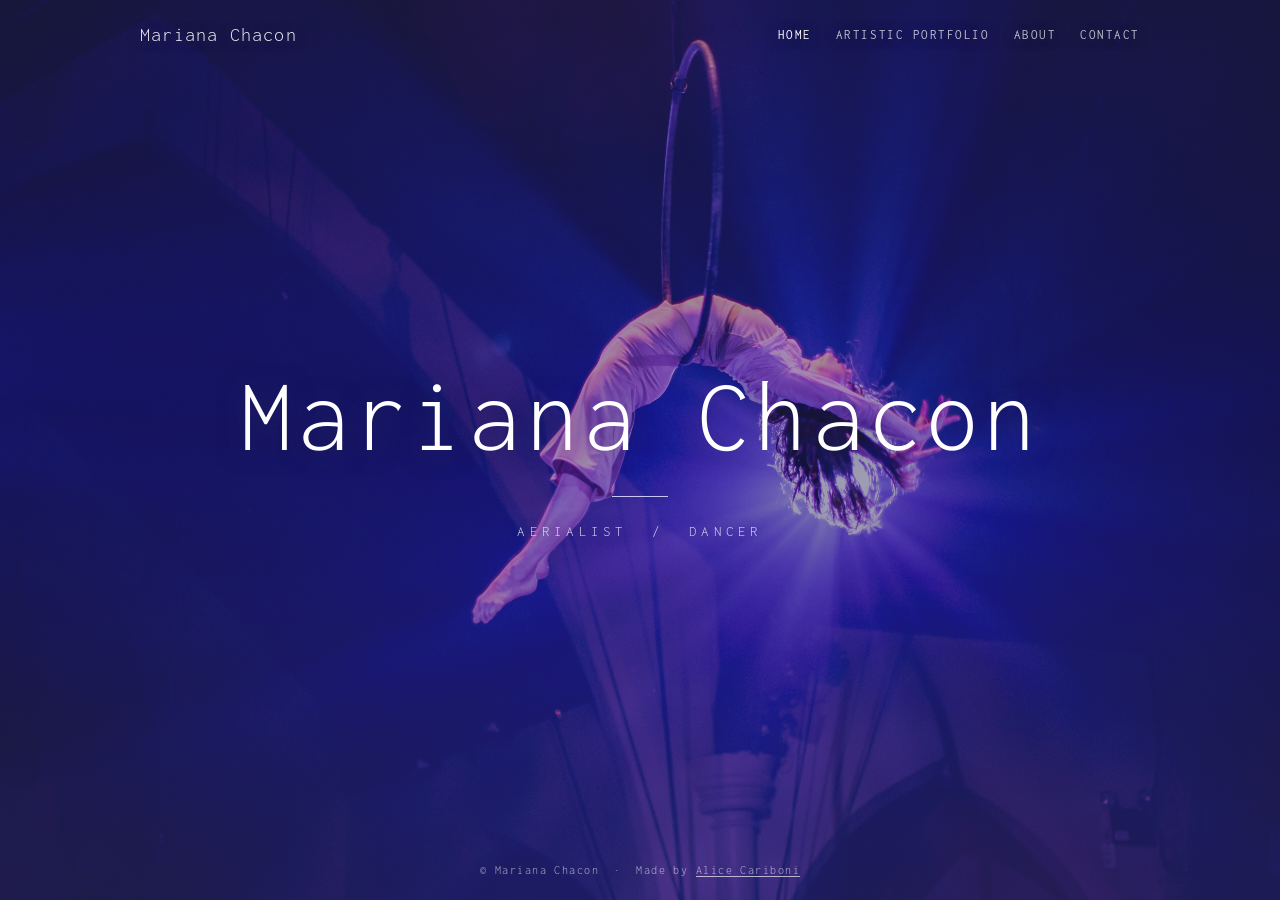
<file: index.html>
<!doctype html>
<html lang="en">
<head>
  <meta charset="UTF-8" />
  <meta name="viewport" content="width=device-width, initial-scale=1.0" />
  <title>Mariana Chacon — Aerialist / Dancer</title>
  <link rel="stylesheet" href="style.css" />
  <link rel="preconnect" href="https://fonts.googleapis.com" />
  <link rel="preconnect" href="https://fonts.gstatic.com" crossorigin />
  <link href="https://fonts.googleapis.com/css2?family=Inconsolata:wght@300;400;500;600&display=swap" rel="stylesheet" />
</head>
<body>
  <header class="site-header">
    <div class="container header-inner">
      <a class="brand" href="index.html">Mariana Chacon</a>
      <nav class="site-nav">
        <a href="index.html" class="nav-active">Home</a>
        <a href="acts.html">Artistic Portfolio</a>
        <a href="about.html">About</a>
        <a href="contact.html">Contact</a>
      </nav>
    </div>
  </header>

  <main class="hero" id="hero">
    <div class="hero-content">
      <h1>Mariana Chacon</h1>
      <p class="hero-sub">aerialist&nbsp; / &nbsp;dancer</p>
    </div>
    <footer class="site-footer hero-footer">
      <p>&copy; Mariana Chacon &nbsp;·&nbsp; Made by <a href="https://aliceseueue.github.io/" target="_blank" rel="noopener noreferrer">Alice Cariboni</a></p>
    </footer>
  </main>
</body>
</html>
</file>
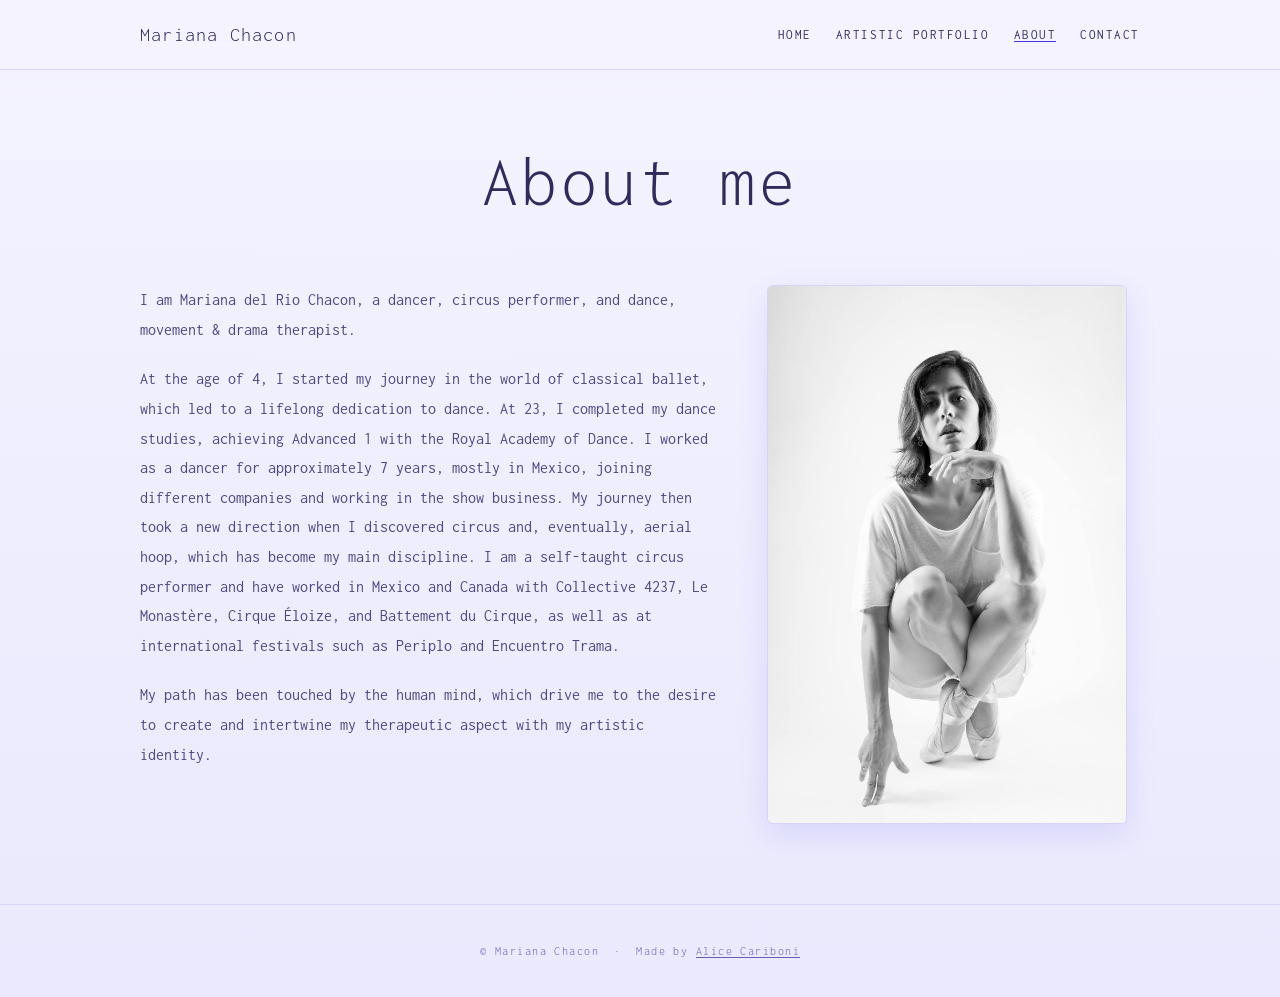
<file: about.html>
<!doctype html>
<html lang="en">
<head>
  <meta charset="UTF-8" />
  <meta name="viewport" content="width=device-width, initial-scale=1.0" />
  <title>About — Mariana Chacon</title>
  <link rel="stylesheet" href="style.css" />
  <link rel="preconnect" href="https://fonts.googleapis.com" />
  <link rel="preconnect" href="https://fonts.gstatic.com" crossorigin />
  <link href="https://fonts.googleapis.com/css2?family=Inconsolata:wght@300;400;500;600&display=swap" rel="stylesheet" />
</head>
<body>
  <header class="site-header page-header">
    <div class="container header-inner">
      <a class="brand" href="index.html">Mariana Chacon</a>
      <nav class="site-nav">
        <a href="index.html">Home</a>
        <a href="acts.html">Artistic Portfolio</a>
        <a href="about.html" class="nav-active">About</a>
        <a href="contact.html">Contact</a>
      </nav>
    </div>
  </header>

  <main class="container page-main">
    <section class="page-intro">
      <h1>About me</h1>
    </section>

    <section class="about-content">
      <div class="about-text">
        <p>I am Mariana del Rio Chacon, a dancer, circus performer, and dance, movement &amp; drama therapist.</p>
        <p>At the age of 4, I started my journey in the world of classical ballet, which led to a lifelong dedication to dance. At 23, I completed my dance studies, achieving Advanced 1 with the Royal Academy of Dance. I worked as a dancer for approximately 7 years, mostly in Mexico, joining different companies and working in the show business. My journey then took a new direction when I discovered circus and, eventually, aerial hoop, which has become my main discipline. I am a self-taught circus performer and have worked in Mexico and Canada with Collective 4237, Le Monastère, Cirque Éloize, and Battement du Cirque, as well as at international festivals such as Periplo and Encuentro Trama.</p>
        <p>My path has been touched by the human mind, which drive me to the desire to create and intertwine my therapeutic aspect with my artistic identity.</p>
      </div>
      <div class="about-image">
        <img src="pics/profile/profile2.jpg" alt="Mariana del Rio Chacon" />
      </div>
    </section>
  </main>

  <footer class="site-footer">
    <p>&copy; Mariana Chacon &nbsp;·&nbsp; Made by <a href="https://aliceseueue.github.io/" target="_blank" rel="noopener noreferrer">Alice Cariboni</a></p>
  </footer>
</body>
</html>
</file>
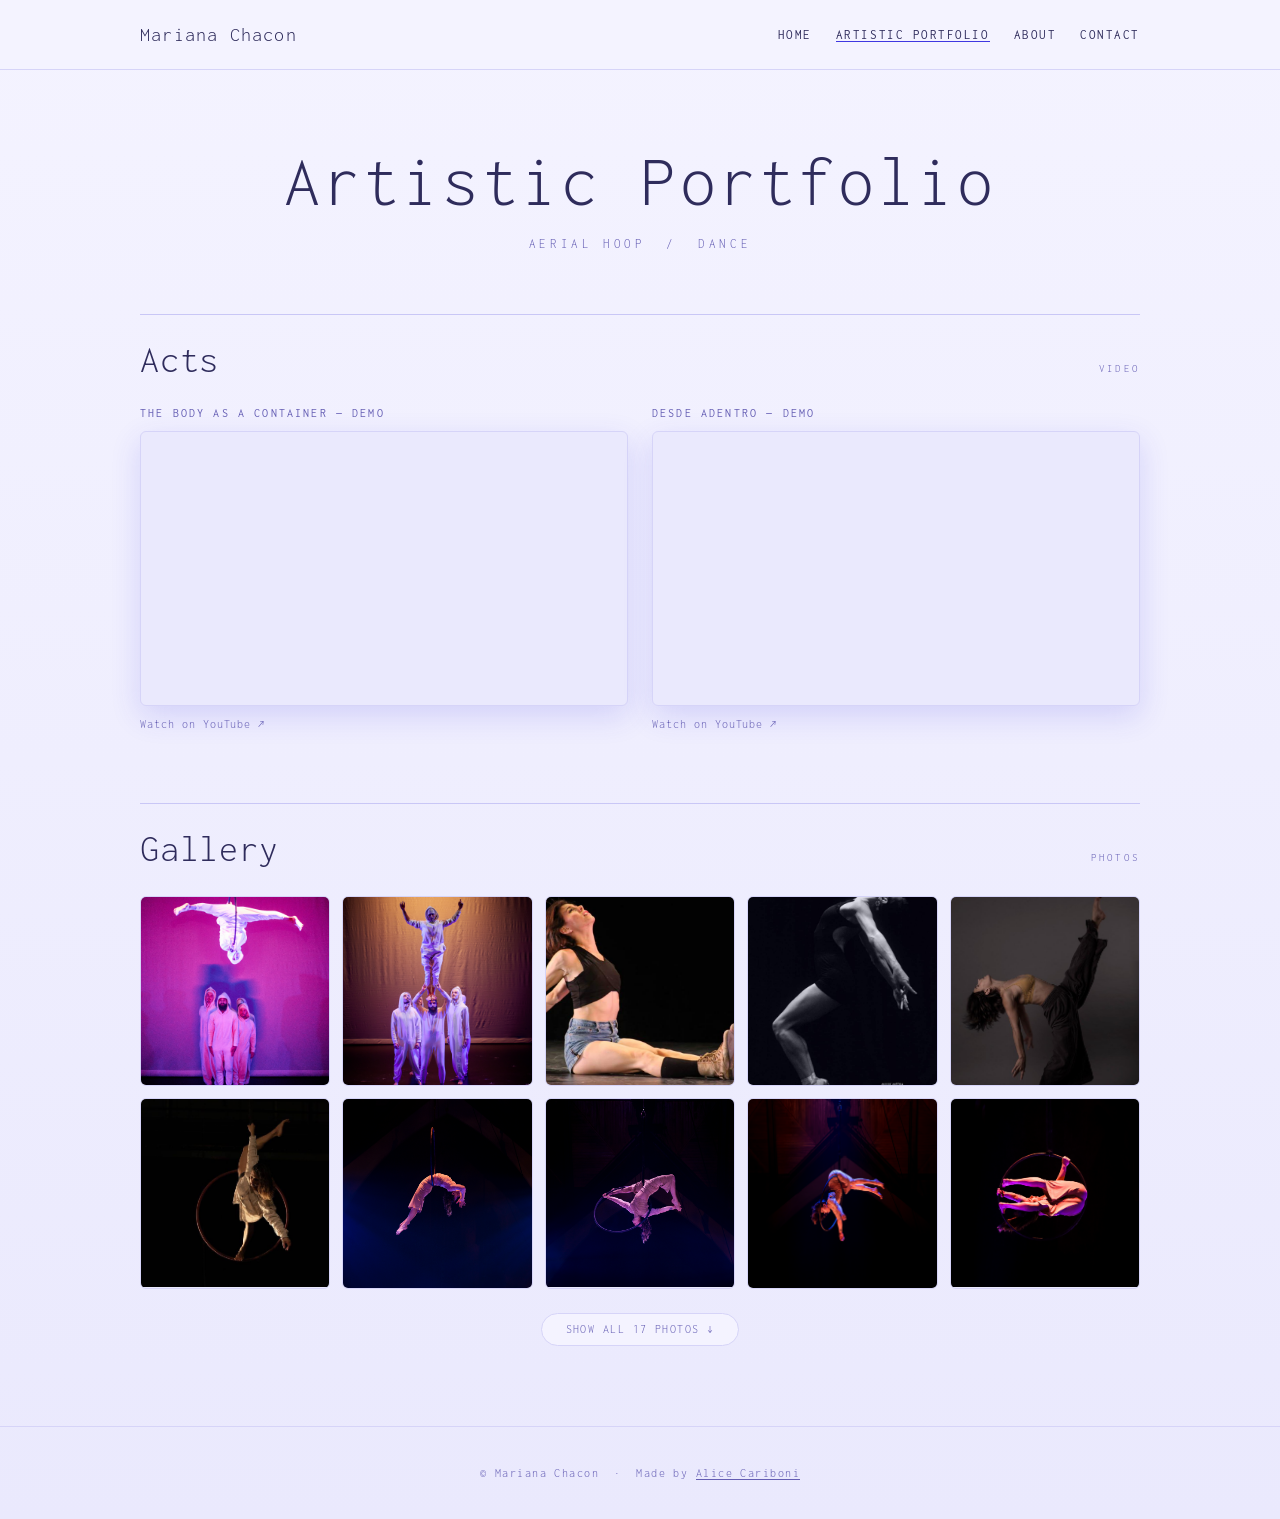
<file: acts.html>
<!doctype html>
<html lang="en">
<head>
  <meta charset="UTF-8" />
  <meta name="viewport" content="width=device-width, initial-scale=1.0" />
  <title>Artistic Portfolio — Mariana Chacon</title>
  <link rel="stylesheet" href="style.css" />
  <link rel="preconnect" href="https://fonts.googleapis.com" />
  <link rel="preconnect" href="https://fonts.gstatic.com" crossorigin />
  <link href="https://fonts.googleapis.com/css2?family=Inconsolata:wght@300;400;500;600&display=swap" rel="stylesheet" />
</head>
<body>
  <header class="site-header page-header">
    <div class="container header-inner">
      <a class="brand" href="index.html">Mariana Chacon</a>
      <nav class="site-nav">
        <a href="index.html">Home</a>
        <a href="acts.html" class="nav-active">Artistic Portfolio</a>
        <a href="about.html">About</a>
        <a href="contact.html">Contact</a>
      </nav>
    </div>
  </header>

  <main class="container page-main">
    <section class="page-intro">
      <h1>Artistic Portfolio</h1>
      <p>aerial hoop &nbsp;/&nbsp; dance</p>
    </section>

    <section class="portfolio-section" id="acts">
      <div class="section-head">
        <h2>Acts</h2>
        <span class="section-type">video</span>
      </div>
      <div class="video-grid">
        <article class="video-card">
          <h3>The body as a container — demo</h3>
          <div class="video-wrap">
            <iframe src="https://www.youtube-nocookie.com/embed/plmqaH8QyPc" title="The body as a container — demo" allow="accelerometer; autoplay; clipboard-write; encrypted-media; gyroscope; picture-in-picture; web-share" allowfullscreen loading="lazy"></iframe>
          </div>
          <a class="video-link" href="https://www.youtube.com/watch?v=plmqaH8QyPc" target="_blank" rel="noopener noreferrer">Watch on YouTube ↗</a>
        </article>
        <article class="video-card">
          <h3>Desde adentro — demo</h3>
          <div class="video-wrap">
            <iframe src="https://www.youtube-nocookie.com/embed/yXRw8F0Wwd4" title="Desde adentro — demo" allow="accelerometer; autoplay; clipboard-write; encrypted-media; gyroscope; picture-in-picture; web-share" allowfullscreen loading="lazy"></iframe>
          </div>
          <a class="video-link" href="https://youtu.be/yXRw8F0Wwd4" target="_blank" rel="noopener noreferrer">Watch on YouTube ↗</a>
        </article>
      </div>
    </section>

    <section class="portfolio-section" id="gallery">
      <div class="section-head">
        <h2>Gallery</h2>
        <span class="section-type">photos</span>
      </div>
      <div class="gallery-group">
        <input class="gallery-checkbox" type="checkbox" id="gallery-more" />
        <div class="gallery-grid">
          <figure><a href="#photo-1"><img src="pics/gallery/pic1.jpg" alt="Mariana Chacon photo 1" loading="lazy" /></a></figure>
          <figure><a href="#photo-2"><img src="pics/gallery/pic2.jpg" alt="Mariana Chacon photo 2" loading="lazy" /></a></figure>
          <figure><a href="#photo-3"><img src="pics/gallery/pic3.jpg" alt="Mariana Chacon photo 3" loading="lazy" /></a></figure>
          <figure><a href="#photo-4"><img src="pics/gallery/pic4.jpg" alt="Mariana Chacon photo 4" loading="lazy" /></a></figure>
          <figure><a href="#photo-5"><img src="pics/gallery/pic5.jpg" alt="Mariana Chacon photo 5" loading="lazy" /></a></figure>
          <figure><a href="#photo-6"><img src="pics/gallery/pic6.jpg" alt="Mariana Chacon photo 6" loading="lazy" /></a></figure>
          <figure><a href="#photo-7"><img src="pics/gallery/pic7.jpg" alt="Mariana Chacon photo 7" loading="lazy" /></a></figure>
          <figure><a href="#photo-8"><img src="pics/gallery/pic8.jpg" alt="Mariana Chacon photo 8" loading="lazy" /></a></figure>
          <figure><a href="#photo-9"><img src="pics/gallery/pic9.jpg" alt="Mariana Chacon photo 9" loading="lazy" /></a></figure>
          <figure><a href="#photo-10"><img src="pics/gallery/pic10.jpg" alt="Mariana Chacon photo 10" loading="lazy" /></a></figure>
          <figure><a href="#photo-11"><img src="pics/gallery/pic11.jpg" alt="Mariana Chacon photo 11" loading="lazy" /></a></figure>
          <figure><a href="#photo-12"><img src="pics/gallery/pic12.jpg" alt="Mariana Chacon photo 12" loading="lazy" /></a></figure>
          <figure><a href="#photo-13"><img src="pics/gallery/pic13.jpg" alt="Mariana Chacon photo 13" loading="lazy" /></a></figure>
          <figure><a href="#photo-14"><img src="pics/gallery/pic14.jpg" alt="Mariana Chacon photo 14" loading="lazy" /></a></figure>
          <figure><a href="#photo-15"><img src="pics/gallery/pic15.jpg" alt="Mariana Chacon photo 15" loading="lazy" /></a></figure>
          <figure><a href="#photo-16"><img src="pics/gallery/pic16.jpg" alt="Mariana Chacon photo 16" loading="lazy" /></a></figure>
          <figure><a href="#photo-17"><img src="pics/gallery/pic17.jpg" alt="Mariana Chacon photo 17" loading="lazy" /></a></figure>
        </div>
        <label class="gallery-toggle" for="gallery-more">
          <span class="show-more-label">Show all 17 photos ↓</span>
          <span class="show-less-label">Show less ↑</span>
        </label>
      </div>

      <div class="lightbox" id="photo-1" role="dialog" aria-modal="true" aria-label="Photo 1 enlarged">
        <a class="lightbox-backdrop" href="#gallery" aria-label="Close"></a>
        <a class="lightbox-image" href="#gallery"><img src="pics/gallery/pic1.jpg" alt="Mariana Chacon photo 1" /></a>
        <a class="lightbox-close" href="#gallery" aria-label="Close">&times;</a>
      </div>
      <div class="lightbox" id="photo-2" role="dialog" aria-modal="true" aria-label="Photo 2 enlarged">
        <a class="lightbox-backdrop" href="#gallery" aria-label="Close"></a>
        <a class="lightbox-image" href="#gallery"><img src="pics/gallery/pic2.jpg" alt="Mariana Chacon photo 2" /></a>
        <a class="lightbox-close" href="#gallery" aria-label="Close">&times;</a>
      </div>
      <div class="lightbox" id="photo-3" role="dialog" aria-modal="true" aria-label="Photo 3 enlarged">
        <a class="lightbox-backdrop" href="#gallery" aria-label="Close"></a>
        <a class="lightbox-image" href="#gallery"><img src="pics/gallery/pic3.jpg" alt="Mariana Chacon photo 3" /></a>
        <a class="lightbox-close" href="#gallery" aria-label="Close">&times;</a>
      </div>
      <div class="lightbox" id="photo-4" role="dialog" aria-modal="true" aria-label="Photo 4 enlarged">
        <a class="lightbox-backdrop" href="#gallery" aria-label="Close"></a>
        <a class="lightbox-image" href="#gallery"><img src="pics/gallery/pic4.jpg" alt="Mariana Chacon photo 4" /></a>
        <a class="lightbox-close" href="#gallery" aria-label="Close">&times;</a>
      </div>
      <div class="lightbox" id="photo-5" role="dialog" aria-modal="true" aria-label="Photo 5 enlarged">
        <a class="lightbox-backdrop" href="#gallery" aria-label="Close"></a>
        <a class="lightbox-image" href="#gallery"><img src="pics/gallery/pic5.jpg" alt="Mariana Chacon photo 5" /></a>
        <a class="lightbox-close" href="#gallery" aria-label="Close">&times;</a>
      </div>
      <div class="lightbox" id="photo-6" role="dialog" aria-modal="true" aria-label="Photo 6 enlarged">
        <a class="lightbox-backdrop" href="#gallery" aria-label="Close"></a>
        <a class="lightbox-image" href="#gallery"><img src="pics/gallery/pic6.jpg" alt="Mariana Chacon photo 6" /></a>
        <a class="lightbox-close" href="#gallery" aria-label="Close">&times;</a>
      </div>
      <div class="lightbox" id="photo-7" role="dialog" aria-modal="true" aria-label="Photo 7 enlarged">
        <a class="lightbox-backdrop" href="#gallery" aria-label="Close"></a>
        <a class="lightbox-image" href="#gallery"><img src="pics/gallery/pic7.jpg" alt="Mariana Chacon photo 7" /></a>
        <a class="lightbox-close" href="#gallery" aria-label="Close">&times;</a>
      </div>
      <div class="lightbox" id="photo-8" role="dialog" aria-modal="true" aria-label="Photo 8 enlarged">
        <a class="lightbox-backdrop" href="#gallery" aria-label="Close"></a>
        <a class="lightbox-image" href="#gallery"><img src="pics/gallery/pic8.jpg" alt="Mariana Chacon photo 8" /></a>
        <a class="lightbox-close" href="#gallery" aria-label="Close">&times;</a>
      </div>
      <div class="lightbox" id="photo-9" role="dialog" aria-modal="true" aria-label="Photo 9 enlarged">
        <a class="lightbox-backdrop" href="#gallery" aria-label="Close"></a>
        <a class="lightbox-image" href="#gallery"><img src="pics/gallery/pic9.jpg" alt="Mariana Chacon photo 9" /></a>
        <a class="lightbox-close" href="#gallery" aria-label="Close">&times;</a>
      </div>
      <div class="lightbox" id="photo-10" role="dialog" aria-modal="true" aria-label="Photo 10 enlarged">
        <a class="lightbox-backdrop" href="#gallery" aria-label="Close"></a>
        <a class="lightbox-image" href="#gallery"><img src="pics/gallery/pic10.jpg" alt="Mariana Chacon photo 10" /></a>
        <a class="lightbox-close" href="#gallery" aria-label="Close">&times;</a>
      </div>
      <div class="lightbox" id="photo-11" role="dialog" aria-modal="true" aria-label="Photo 11 enlarged">
        <a class="lightbox-backdrop" href="#gallery" aria-label="Close"></a>
        <a class="lightbox-image" href="#gallery"><img src="pics/gallery/pic11.jpg" alt="Mariana Chacon photo 11" /></a>
        <a class="lightbox-close" href="#gallery" aria-label="Close">&times;</a>
      </div>
      <div class="lightbox" id="photo-12" role="dialog" aria-modal="true" aria-label="Photo 12 enlarged">
        <a class="lightbox-backdrop" href="#gallery" aria-label="Close"></a>
        <a class="lightbox-image" href="#gallery"><img src="pics/gallery/pic12.jpg" alt="Mariana Chacon photo 12" /></a>
        <a class="lightbox-close" href="#gallery" aria-label="Close">&times;</a>
      </div>
      <div class="lightbox" id="photo-13" role="dialog" aria-modal="true" aria-label="Photo 13 enlarged">
        <a class="lightbox-backdrop" href="#gallery" aria-label="Close"></a>
        <a class="lightbox-image" href="#gallery"><img src="pics/gallery/pic13.jpg" alt="Mariana Chacon photo 13" /></a>
        <a class="lightbox-close" href="#gallery" aria-label="Close">&times;</a>
      </div>
      <div class="lightbox" id="photo-14" role="dialog" aria-modal="true" aria-label="Photo 14 enlarged">
        <a class="lightbox-backdrop" href="#gallery" aria-label="Close"></a>
        <a class="lightbox-image" href="#gallery"><img src="pics/gallery/pic14.jpg" alt="Mariana Chacon photo 14" /></a>
        <a class="lightbox-close" href="#gallery" aria-label="Close">&times;</a>
      </div>
      <div class="lightbox" id="photo-15" role="dialog" aria-modal="true" aria-label="Photo 15 enlarged">
        <a class="lightbox-backdrop" href="#gallery" aria-label="Close"></a>
        <a class="lightbox-image" href="#gallery"><img src="pics/gallery/pic15.jpg" alt="Mariana Chacon photo 15" /></a>
        <a class="lightbox-close" href="#gallery" aria-label="Close">&times;</a>
      </div>
      <div class="lightbox" id="photo-16" role="dialog" aria-modal="true" aria-label="Photo 16 enlarged">
        <a class="lightbox-backdrop" href="#gallery" aria-label="Close"></a>
        <a class="lightbox-image" href="#gallery"><img src="pics/gallery/pic16.jpg" alt="Mariana Chacon photo 16" /></a>
        <a class="lightbox-close" href="#gallery" aria-label="Close">&times;</a>
      </div>
      <div class="lightbox" id="photo-17" role="dialog" aria-modal="true" aria-label="Photo 17 enlarged">
        <a class="lightbox-backdrop" href="#gallery" aria-label="Close"></a>
        <a class="lightbox-image" href="#gallery"><img src="pics/gallery/pic17.jpg" alt="Mariana Chacon photo 17" /></a>
        <a class="lightbox-close" href="#gallery" aria-label="Close">&times;</a>
      </div>
    </section>
  </main>

  <footer class="site-footer">
    <p>&copy; Mariana Chacon &nbsp;·&nbsp; Made by <a href="https://aliceseueue.github.io/" target="_blank" rel="noopener noreferrer">Alice Cariboni</a></p>
  </footer>
</body>
</html>
</file>
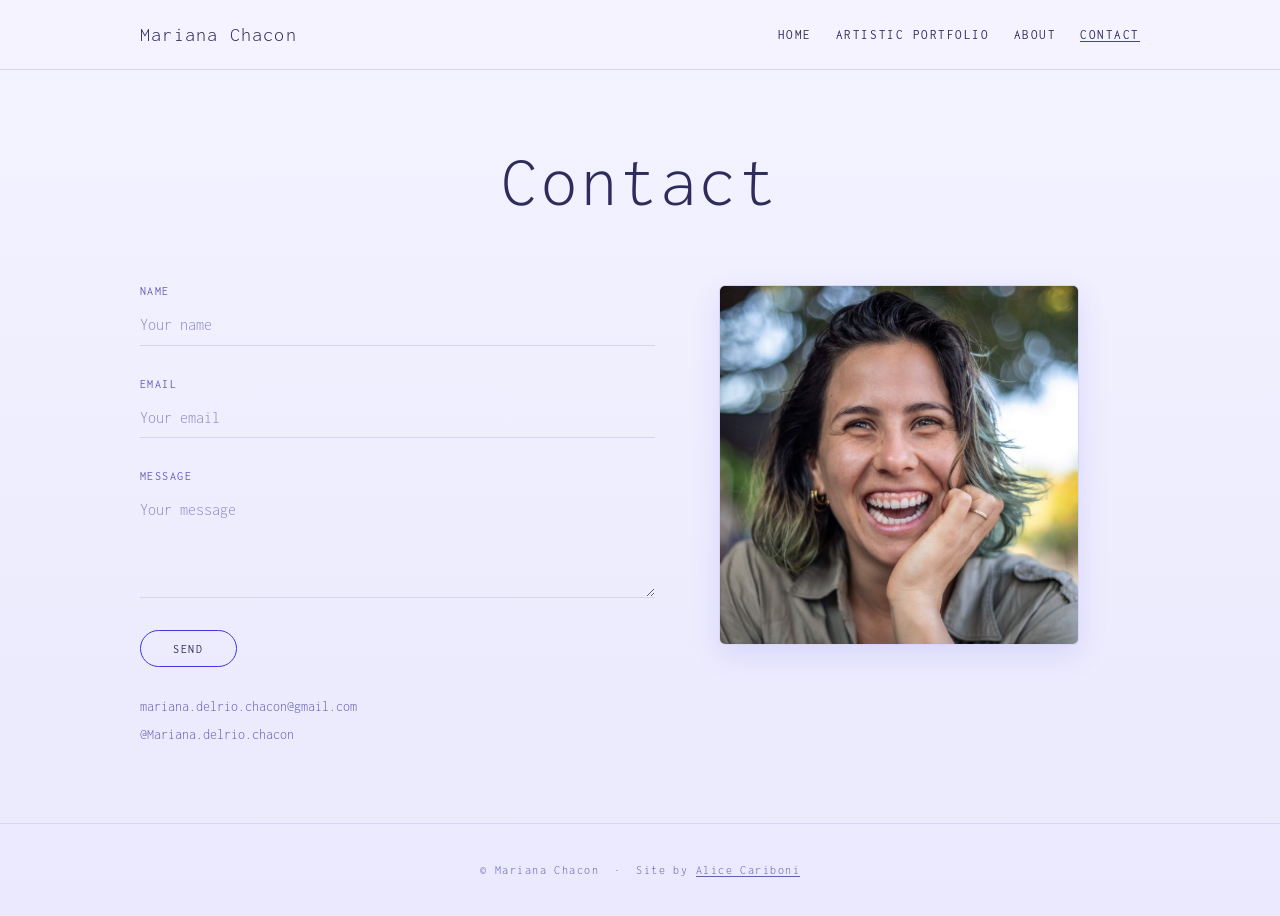
<file: contact.html>
<!doctype html>
<html lang="en">
<head>
  <meta charset="UTF-8" />
  <meta name="viewport" content="width=device-width, initial-scale=1.0" />
  <title>Contact — Mariana Chacon</title>
  <link rel="stylesheet" href="style.css" />
  <link rel="preconnect" href="https://fonts.googleapis.com" />
  <link rel="preconnect" href="https://fonts.gstatic.com" crossorigin />
  <link href="https://fonts.googleapis.com/css2?family=Inconsolata:wght@300;400;500;600&display=swap" rel="stylesheet" />
</head>
<body>
  <header class="site-header page-header">
    <div class="container header-inner">
      <a class="brand" href="index.html">Mariana Chacon</a>
      <nav class="site-nav">
        <a href="index.html">Home</a>
        <a href="acts.html">Artistic Portfolio</a>
        <a href="about.html">About</a>
        <a href="contact.html" class="nav-active">Contact</a>
      </nav>
    </div>
  </header>

  <main class="container page-main">
    <section class="page-intro">
      <h1>Contact</h1>
    </section>

    <section class="contact-content">
      <div class="contact-form-wrap">
        <form class="contact-form" action="mailto:mariana.delrio.chacon@gmail.com" method="post" enctype="text/plain">
          <div class="form-row">
            <label for="name">Name</label>
            <input type="text" id="name" name="name" placeholder="Your name" required />
          </div>
          <div class="form-row">
            <label for="email">Email</label>
            <input type="email" id="email" name="email" placeholder="Your email" required />
          </div>
          <div class="form-row">
            <label for="message">Message</label>
            <textarea id="message" name="message" rows="5" placeholder="Your message" required></textarea>
          </div>
          <button type="submit" class="form-submit">Send</button>
        </form>

        <div class="contact-links">
          <a href="mailto:mariana.delrio.chacon@gmail.com">mariana.delrio.chacon@gmail.com</a>
          <a href="https://www.instagram.com/Mariana.delrio.chacon/" target="_blank" rel="noopener noreferrer">@Mariana.delrio.chacon</a>
        </div>
      </div>
      <div class="about-image">
        <img src="pics/profile/profile1.png" alt="Mariana del Rio Chacon" />
      </div>
    </section>
  </main>

  <footer class="site-footer">
    <p>&copy; Mariana Chacon &nbsp;·&nbsp; Site by <a href="https://aliceseueue.github.io/" target="_blank" rel="noopener noreferrer">Alice Cariboni</a></p>
  </footer>
</body>
</html>
</file>
<file: style.css>
:root {
  --accent: #3f37e1;
  --accent-pale: #c9c7f6;
  --bg: #f4f3ff;
  --bg-2: #eae9fd;
  --bg-3: #d6d4f8;
  --mid: #9f9bf0;
  --muted: #655eb4;
  --ink: #2f2c5c;
  --ink-light: #4d4980;
  --veil: rgba(47, 44, 92, 0.44);
}

* {
  box-sizing: border-box;
}

html,
body {
  margin: 0;
  min-height: 100%;
}

body {
  min-height: 100vh;
  font-family: 'Inconsolata', 'Courier New', monospace;
  color: var(--ink);
  background: linear-gradient(180deg, var(--bg) 0%, var(--bg-2) 100%);
  overflow-x: hidden;
}

h1,
.brand {
  font-family: 'Inconsolata', 'Courier New', monospace;
  font-weight: 300;
}

.container {
  width: min(1000px, calc(100% - 2rem));
  margin: 0 auto;
}

.site-header {
  position: absolute;
  top: 0;
  left: 0;
  width: 100%;
  padding: 1.5rem 0;
  z-index: 10;
}

.header-inner {
  display: flex;
  align-items: center;
  justify-content: space-between;
  gap: 1.5rem;
}

.site-nav {
  display: flex;
  gap: 1.5rem;
}

.site-nav a {
  font-size: 0.8rem;
  font-weight: 400;
  letter-spacing: 0.12em;
  text-transform: uppercase;
  color: rgba(255, 255, 255, 0.72);
  text-shadow: 0 1px 12px rgba(47, 44, 92, 0.5);
  text-decoration: none;
  transition: color 0.2s;
}

.site-nav a:hover,
.site-nav a.nav-active {
  color: #fff;
}

.page-header {
  position: sticky;
  background: rgba(244, 243, 255, 0.94);
  border-bottom: 1px solid var(--bg-3);
  backdrop-filter: blur(8px);
}

.page-header .brand,
.page-header .site-nav a {
  color: var(--ink);
  text-shadow: none;
}

.page-header .brand:hover,
.page-header .site-nav a:hover,
.page-header .site-nav a.nav-active {
  color: var(--muted);
}

.page-header .site-nav a.nav-active {
  color: var(--ink);
  border-bottom: 1px solid var(--accent);
}

.brand {
  display: inline-block;
  font-size: 1.25rem;
  letter-spacing: 0.06em;
  color: rgba(255, 255, 255, 0.9);
  text-decoration: none;
  text-shadow: 0 1px 12px rgba(47, 44, 92, 0.5);
  transition: color 0.2s;
}

.brand:hover {
  color: #fff;
}

.hero {
  position: relative;
  min-height: 100vh;
  min-height: 100svh;
  display: flex;
  align-items: center;
  justify-content: center;
  text-align: center;
  padding: 5rem 1.5rem;
  overflow: hidden;
  background-color: var(--ink);
  background-image:
    linear-gradient(180deg, rgba(47, 44, 92, 0.5) 0%, var(--veil) 45%, rgba(47, 44, 92, 0.62) 100%),
    url('pics/gallery/pic15.jpg');
  background-size: cover;
  background-position: center;
  background-repeat: no-repeat;
}

.hero-content {
  position: relative;
  z-index: 1;
  animation: reveal 1.2s ease both;
}

.hero-content h1 {
  margin: 0;
  font-size: clamp(3rem, 10vw, 6.5rem);
  line-height: 1.05;
  letter-spacing: 0.05em;
  color: #fff;
  text-shadow: 0 2px 24px rgba(47, 44, 92, 0.5);
}

.hero-content h1::after {
  content: '';
  display: block;
  width: 3.5rem;
  height: 1px;
  margin: 1.6rem auto 0;
  background: var(--accent-pale);
}

.hero-sub {
  margin: 1.6rem 0 0;
  font-size: clamp(0.75rem, 1.6vw, 0.95rem);
  font-weight: 300;
  letter-spacing: 0.28em;
  text-transform: uppercase;
  color: rgba(232, 231, 255, 0.85);
  text-shadow: 0 1px 12px rgba(47, 44, 92, 0.5);
}

@keyframes reveal {
  from {
    opacity: 0;
    transform: translateY(12px);
  }
  to {
    opacity: 1;
    transform: translateY(0);
  }
}

.page-main {
  padding: 4.5rem 0 5rem;
}

.page-intro {
  text-align: center;
  margin-bottom: 4rem;
}

.page-intro h1 {
  margin: 0;
  font-size: clamp(2.8rem, 8vw, 4.5rem);
  line-height: 1.1;
  letter-spacing: 0.05em;
  color: var(--ink);
}

.page-intro p {
  margin: 1rem 0 0;
  font-size: 0.8rem;
  font-weight: 300;
  letter-spacing: 0.28em;
  text-transform: uppercase;
  color: var(--muted);
}

.portfolio-section {
  margin-bottom: 4.5rem;
}

.portfolio-section:last-child {
  margin-bottom: 0;
}

.section-head {
  display: flex;
  align-items: baseline;
  justify-content: space-between;
  gap: 1rem;
  padding-top: 1.5rem;
  margin-bottom: 1.75rem;
  border-top: 1px solid var(--accent-pale);
}

.section-head h2 {
  margin: 0;
  font-family: 'Inconsolata', 'Courier New', monospace;
  font-size: clamp(1.7rem, 4vw, 2.4rem);
  font-weight: 300;
  letter-spacing: 0.02em;
  color: var(--ink);
}

.section-type {
  font-size: 0.7rem;
  font-weight: 300;
  letter-spacing: 0.2em;
  text-transform: uppercase;
  color: var(--muted);
  white-space: nowrap;
}

.video-grid {
  display: grid;
  grid-template-columns: repeat(auto-fit, minmax(260px, 1fr));
  gap: 1.5rem;
}

.video-card h3 {
  margin: 0 0 0.75rem;
  font-size: 0.75rem;
  font-weight: 400;
  letter-spacing: 0.18em;
  text-transform: uppercase;
  color: var(--muted);
}

.video-wrap {
  aspect-ratio: 16 / 9;
  border: 1px solid var(--bg-3);
  border-radius: 6px;
  overflow: hidden;
  background: var(--bg-2);
  box-shadow: 0 10px 30px rgba(63, 55, 225, 0.16);
}

.video-wrap iframe {
  display: block;
  width: 100%;
  height: 100%;
  border: 0;
}

.video-link {
  display: inline-block;
  margin-top: 0.75rem;
  font-size: 0.75rem;
  font-weight: 300;
  letter-spacing: 0.08em;
  color: var(--muted);
  text-decoration: none;
  transition: color 0.2s;
}

.video-link:hover {
  color: var(--accent);
}

.gallery-checkbox {
  position: absolute;
  width: 1px;
  height: 1px;
  opacity: 0;
  pointer-events: none;
}

.gallery-grid {
  display: grid;
  grid-template-columns: repeat(5, 1fr);
  gap: 0.75rem;
}

.gallery-grid figure {
  margin: 0;
  overflow: hidden;
  border: 1px solid var(--bg-3);
  border-radius: 6px;
  background: var(--bg-2);
}

.gallery-grid figure a {
  display: block;
  cursor: zoom-in;
}

.gallery-grid figure:nth-child(n+11) {
  display: none;
}

.gallery-checkbox:checked ~ .gallery-grid figure:nth-child(n+11) {
  display: block;
}

.gallery-grid img {
  display: block;
  width: 100%;
  aspect-ratio: 1;
  object-fit: cover;
  transition: opacity 0.3s, transform 0.3s;
}

.gallery-grid figure:hover {
  border-color: var(--mid);
}

.gallery-grid figure:hover img {
  opacity: 0.9;
  transform: scale(1.03);
}

.gallery-toggle {
  display: block;
  width: max-content;
  margin: 1.5rem auto 0;
  padding: 0.6rem 1.5rem;
  font-family: 'Inconsolata', 'Courier New', monospace;
  font-size: 0.75rem;
  font-weight: 300;
  letter-spacing: 0.12em;
  text-transform: uppercase;
  color: var(--muted);
  background: var(--bg);
  border: 1px solid var(--bg-3);
  border-radius: 999px;
  cursor: pointer;
  transition: color 0.2s, border-color 0.2s, background 0.2s;
}

.gallery-toggle:hover {
  color: var(--ink);
  border-color: var(--mid);
}

.gallery-checkbox:focus-visible ~ .gallery-toggle {
  outline: 2px solid var(--accent);
  outline-offset: 3px;
}

.show-less-label {
  display: none;
}

.gallery-checkbox:checked ~ .gallery-toggle .show-more-label {
  display: none;
}

.gallery-checkbox:checked ~ .gallery-toggle .show-less-label {
  display: inline;
}

.lightbox {
  display: none;
  position: fixed;
  inset: 0;
  z-index: 100;
  align-items: center;
  justify-content: center;
  padding: 2rem;
  background: rgba(47, 44, 92, 0.94);
}

.lightbox:target {
  display: flex;
}

.lightbox-backdrop {
  position: absolute;
  inset: 0;
}

.lightbox-image {
  position: relative;
  z-index: 1;
  display: block;
  cursor: zoom-out;
}

.lightbox-image img {
  display: block;
  max-width: 90vw;
  max-height: 85vh;
  object-fit: contain;
  border-radius: 6px;
  box-shadow: 0 20px 60px rgba(15, 12, 40, 0.4);
}

.lightbox-close {
  position: absolute;
  top: 1rem;
  right: 1.5rem;
  z-index: 2;
  color: rgba(255, 255, 255, 0.75);
  font-size: 2rem;
  line-height: 1;
  text-decoration: none;
  transition: color 0.2s;
}

.lightbox-close:hover {
  color: #fff;
}

.about-content {
  display: grid;
  grid-template-columns: 1.4fr 0.9fr;
  gap: 3rem;
  align-items: start;
}

.about-text p {
  margin: 0 0 1.25rem;
  font-size: 1rem;
  line-height: 1.85;
  color: var(--ink-light);
}

.about-text p:last-child {
  margin-bottom: 0;
}

.about-image img {
  display: block;
  width: 100%;
  max-width: 360px;
  border: 1px solid var(--bg-3);
  border-radius: 6px;
  box-shadow: 0 10px 30px rgba(63, 55, 225, 0.12);
}

.contact-content {
  display: grid;
  grid-template-columns: 1.1fr 0.9fr;
  gap: 4rem;
  align-items: start;
}

.contact-form {
  max-width: 520px;
}

.form-row {
  margin-bottom: 2rem;
}

.form-row label {
  display: block;
  margin-bottom: 0.5rem;
  font-size: 0.75rem;
  font-weight: 400;
  letter-spacing: 0.12em;
  text-transform: uppercase;
  color: var(--muted);
}

.form-row input,
.form-row textarea {
  display: block;
  width: 100%;
  padding: 0.7rem 0;
  font-family: inherit;
  font-size: 1rem;
  font-weight: 300;
  color: var(--ink);
  background: none;
  border: none;
  border-bottom: 1px solid var(--bg-3);
  border-radius: 0;
  outline: none;
  resize: vertical;
  transition: border-color 0.2s;
}

.form-row input:focus,
.form-row textarea:focus {
  border-bottom-color: var(--accent);
}

.form-row input::placeholder,
.form-row textarea::placeholder {
  color: var(--muted);
  opacity: 0.7;
}

.form-submit {
  padding: 0.7rem 2rem;
  font-family: inherit;
  font-size: 0.75rem;
  font-weight: 400;
  letter-spacing: 0.14em;
  text-transform: uppercase;
  color: var(--ink);
  background: transparent;
  border: 1px solid var(--accent);
  border-radius: 999px;
  cursor: pointer;
  transition: background 0.2s, color 0.2s;
}

.form-submit:hover {
  color: #fff;
  background: var(--accent);
}

.contact-links {
  display: flex;
  flex-direction: column;
  gap: 0.75rem;
  margin-top: 2rem;
}

.contact-links a {
  width: max-content;
  max-width: 100%;
  font-size: 0.85rem;
  font-weight: 300;
  color: var(--muted);
  text-decoration: none;
  border-bottom: 1px solid transparent;
  transition: color 0.2s, border-color 0.2s;
}

.contact-links a:hover {
  color: var(--accent);
  border-bottom-color: var(--accent);
}

.site-footer {
  padding: 2.5rem 1.5rem;
  border-top: 1px solid var(--bg-3);
  text-align: center;
}

.site-footer p {
  margin: 0;
  font-size: 0.75rem;
  font-weight: 300;
  letter-spacing: 0.12em;
  color: var(--muted);
}

.site-footer a {
  color: inherit;
  text-decoration: none;
  border-bottom: 1px solid currentColor;
}

.site-footer a:hover {
  color: var(--accent);
  border-bottom-color: transparent;
}

.hero-footer {
  position: absolute;
  bottom: 0;
  left: 0;
  width: 100%;
  padding: 1.5rem;
  border-top: 0;
  background: transparent;
}

.hero-footer p {
  color: rgba(255, 255, 255, 0.65);
}

.hero-footer a:hover {
  color: #fff;
}

@media (max-width: 900px) {
  .gallery-grid {
    grid-template-columns: repeat(4, 1fr);
  }

  .gallery-grid figure:nth-child(n+9) {
    display: none;
  }

  .gallery-checkbox:checked ~ .gallery-grid figure:nth-child(n+9) {
    display: block;
  }
}

@media (max-width: 640px) {
  .hero {
    min-height: 100svh;
    min-height: 100dvh;
    background-position: 50% 35%;
  }

  .site-header {
    padding: 1.1rem 0;
  }

  .brand {
    font-size: 1.1rem;
  }

  .site-nav {
    gap: 1rem;
  }

  .site-nav a {
    font-size: 0.7rem;
    letter-spacing: 0.08em;
  }

  .hero-sub {
    letter-spacing: 0.18em;
  }

  .page-main {
    padding: 3rem 0 4rem;
  }

  .page-intro {
    margin-bottom: 3rem;
  }

  .section-head {
    flex-direction: column;
    gap: 0.4rem;
  }

  .video-grid {
    grid-template-columns: 1fr;
  }

  .gallery-grid {
    grid-template-columns: repeat(2, 1fr);
  }

  .gallery-grid figure:nth-child(n+5) {
    display: none;
  }

  .gallery-checkbox:checked ~ .gallery-grid figure:nth-child(n+5) {
    display: block;
  }

  .about-content {
    grid-template-columns: 1fr;
    gap: 2rem;
  }

  .about-image img {
    max-width: 300px;
    margin: 0 auto;
  }

  .contact-content {
    grid-template-columns: 1fr;
    gap: 2.5rem;
  }

  .contact-form-wrap {
    order: 1;
  }

  .contact-content .about-image {
    order: 2;
  }
}
</file>
